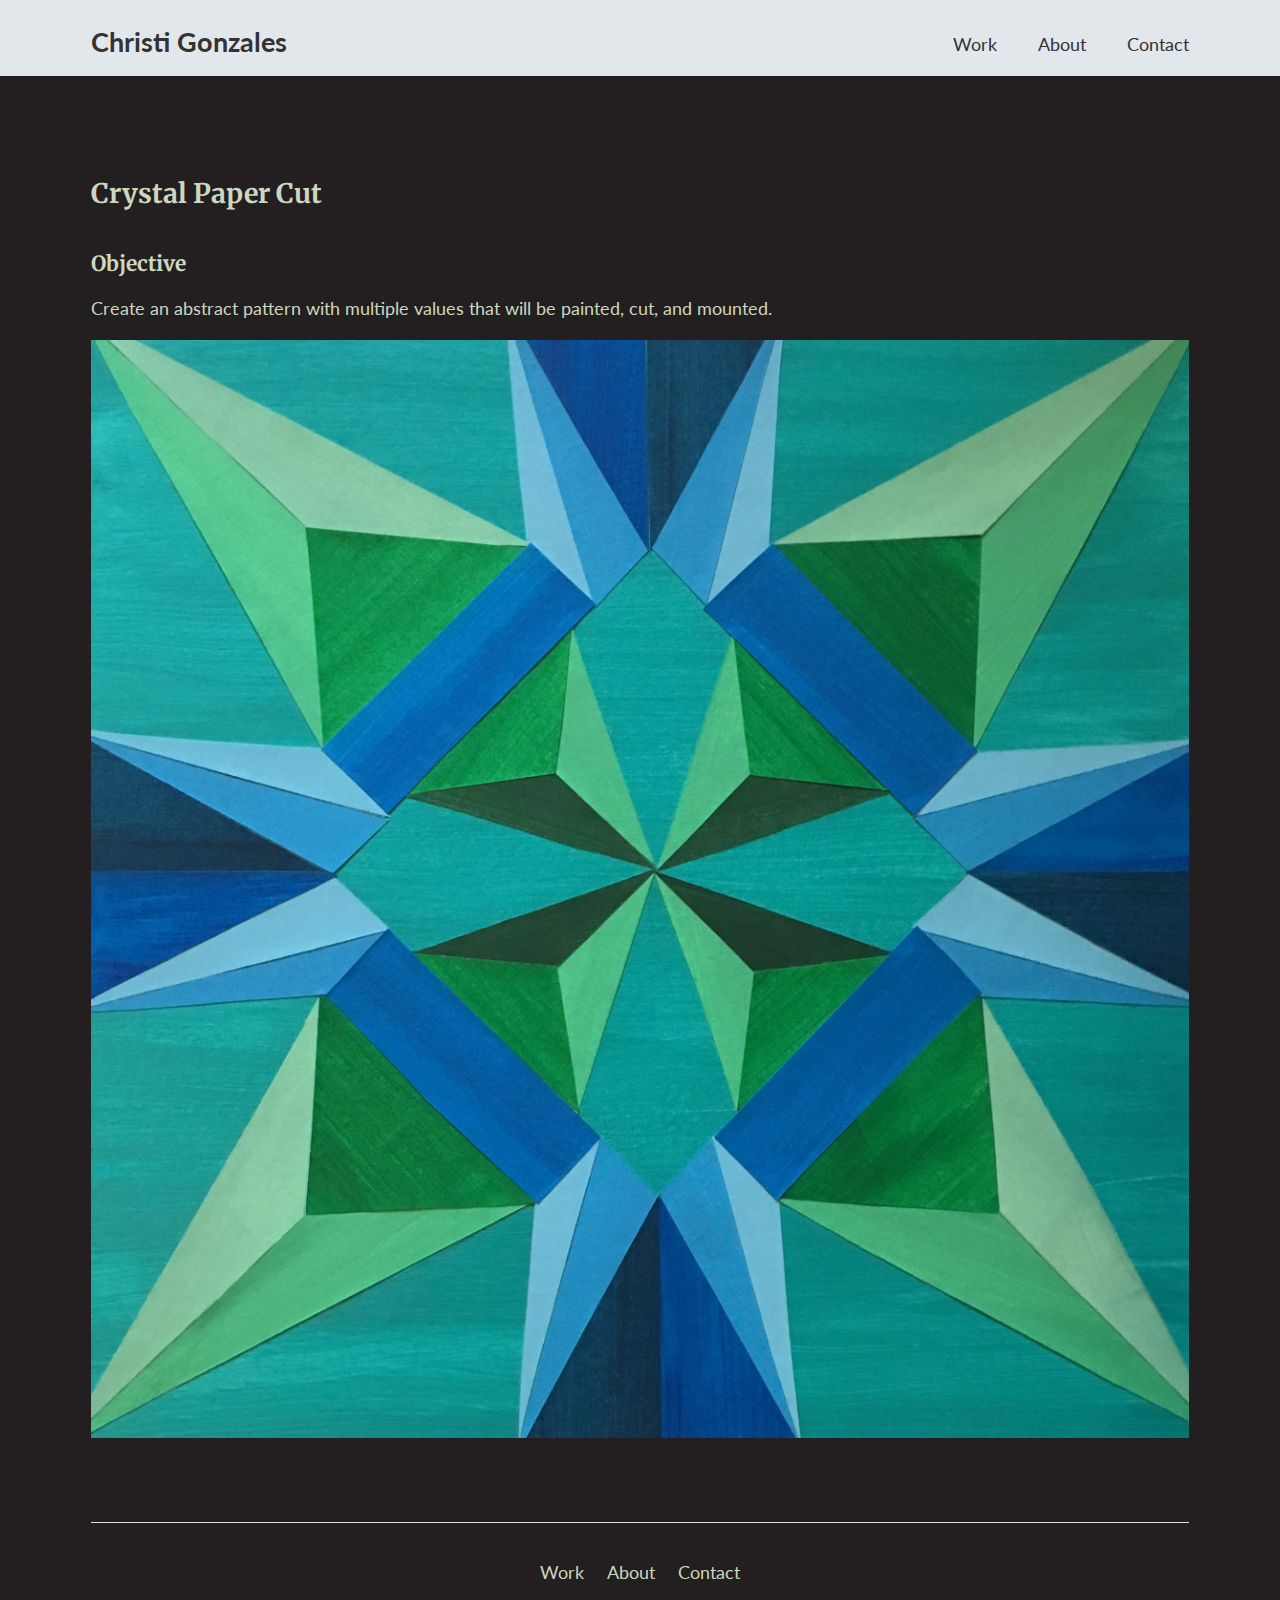
<file: crystal.html>
<!DOCTYPE html>
<html lang="en">
  <head>
    <meta charset="utf-8" />
    <title>Crystal Paper Cut</title>

    <!-- VIEWPORT FOR MOBILE -->
    <meta name="viewport" content="width=device-width, initial-scale=1" />

    <!-- MAIN CSS FILE -->
    <link href="css/works.css" rel="stylesheet" type="text/css" />

    <!--GOOGLE FONT-->
    <link href="https://fonts.googleapis.com/css?family=Lato&display=swap" rel="stylesheet">
    <link href="https://fonts.googleapis.com/css?family=Merriweather&display=swap" rel="stylesheet">
  </head>

  <body >


  <!-- <div class= "container"> -->


      <header class="site-header toggle-nav sticky ">
        <div class="container">
          <div class= "site-identity">
            <h1><a href="index.html">Christi Gonzales</a></h1>
          </div>

          <nav class= "site-navigation">
            <div class="menu-button navicon">Menu</div>
              <ul>
                <li><a href="index.html#services">Work</a></li>
                <li><a href="index.html#about">About</a></li>
                <li><a href="index.html#contact" >Contact</a></li>
              </ul>
          </nav>
        </div>
      </header>

      <main class="site-main">
        <div class="container container-body">
          <section id="services">
            
            <h2>Crystal Paper Cut</h2>

            <h3>Objective</h3>

            <p>Create an abstract pattern with multiple values that will be painted, cut, and mounted. </p>

              <div class="row">         
                  <div class="one-whole column">
                     <img src="img/crystal.jpg" alt="Crystal paper cut"/>
                  </div>
              </div>

              </div>
          </section>
        </div>
      </main>

    <footer class="site-footer">
        <div class="container">
            <nav class= "site-navigation footer">
                <ul>
                    <li><a href="index.html#services">Work</a></li>
                    <li><a href="index.html#about">About</a></li>
                    <li><a href="index.html#contact">Contact</a></li>
                </ul>
            </nav>
        </div>
    </footer>


    <script src="js/scroll.js"></script>
    <script src="js/stickynav.js"></script>

    <!-- MAIN JS -->
    <script src="js/script.js"></script>

  </body>
</html>
</file>
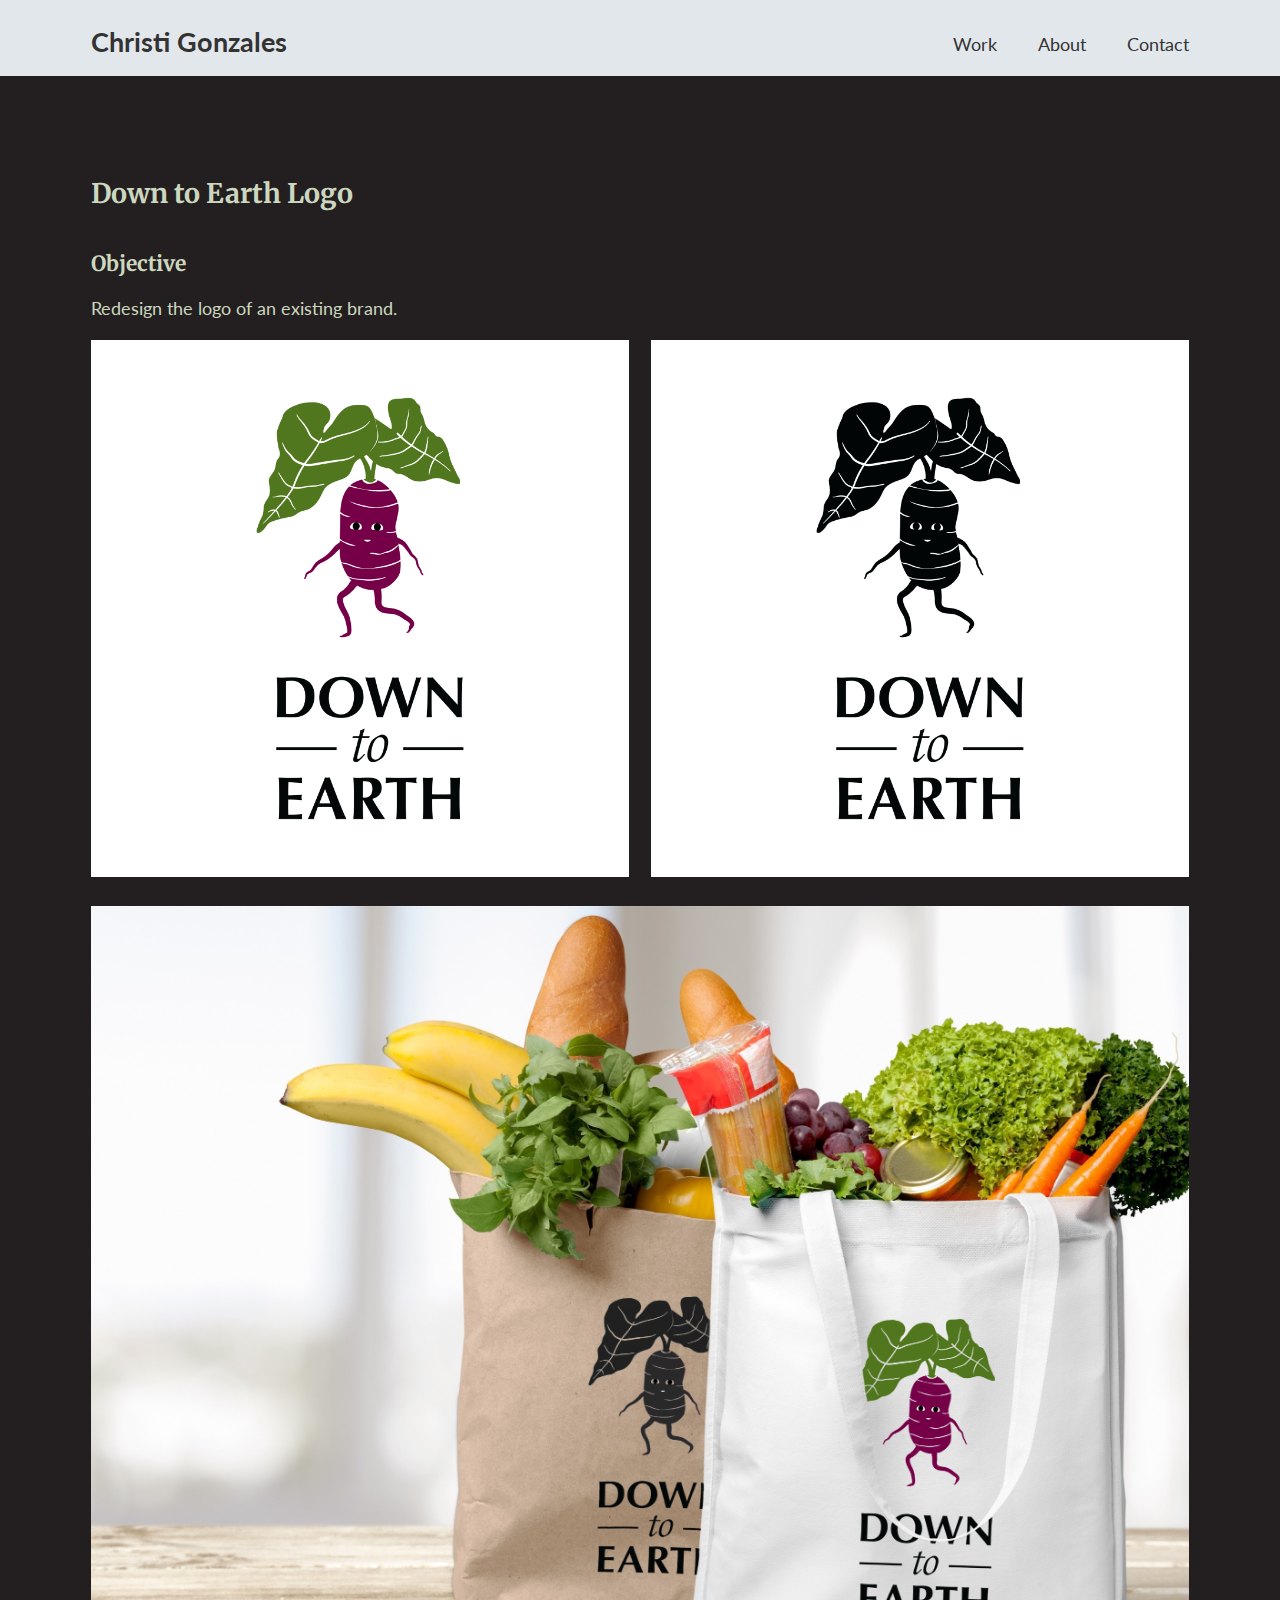
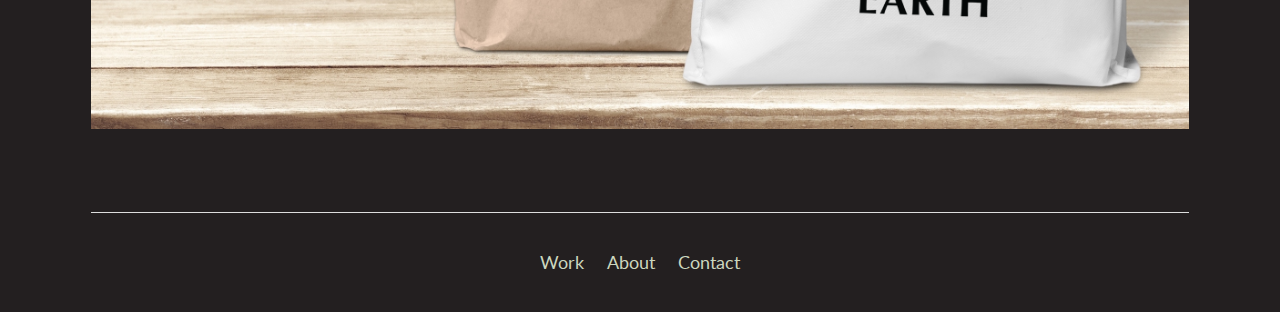
<file: downtoearth.html>
<!DOCTYPE html>
<html lang="en">
  <head>
    <meta charset="utf-8" />
    <title>Down to Earth</title>

    <!-- VIEWPORT FOR MOBILE -->
    <meta name="viewport" content="width=device-width, initial-scale=1" />

    <!-- MAIN CSS FILE -->
    <link href="css/works.css" rel="stylesheet" type="text/css" />

    <!--GOOGLE FONT-->
    <link href="https://fonts.googleapis.com/css?family=Lato&display=swap" rel="stylesheet">
    <link href="https://fonts.googleapis.com/css?family=Merriweather&display=swap" rel="stylesheet">
  </head>

  <body >


  <!-- <div class= "container"> -->


      <header class="site-header toggle-nav sticky ">
        <div class="container">
          <div class= "site-identity">
            <h1><a href="index.html">Christi Gonzales</a></h1>
          </div>

          <nav class= "site-navigation">
            <div class="menu-button navicon">Menu</div>
              <ul>
                <li><a href="index.html#services">Work</a></li>
                <li><a href="index.html#about">About</a></li>
                <li><a href="index.html#contact" >Contact</a></li>
              </ul>
          </nav>
        </div>
      </header>

      <main class="site-main">
        <div class="container container-body">
          <section id="services">
            <h2> Down to Earth Logo</h2>

            <h3>Objective</h3>

            <p>Redesign the logo of an existing brand.</p>

              <div class="row">         
                  <div class="one-half column">
                     <img src="img/taro-color.png" alt="Down to Earth tote"/>
                  </div>

                  <div class="one-half column">
                    <img src="img/taro-bw.png" alt="Down to Earth tote"/>
                 </div>

              </div>

              <div class="row">   
                  <div class="one-whole column">
                       <img src="img/DTE-bag.png" alt="Crystal paper cut"/> 
                  </div>
                  </div>
              </div>
          </section>
        </div>





      </main>

    <footer class="site-footer">
        <div class="container">
            <nav class= "site-navigation footer">
                <ul>
                    <li><a href="index.html#services">Work</a></li>
                    <li><a href="index.html#about">About</a></li>
                    <li><a href="index.html#contact">Contact</a></li>
                </ul>
            </nav>
        </div>
    </footer>


    <script src="js/scroll.js"></script>
    <script src="js/stickynav.js"></script>

    <!-- MAIN JS -->
    <script src="js/script.js"></script>

  </body>
</html>
</file>
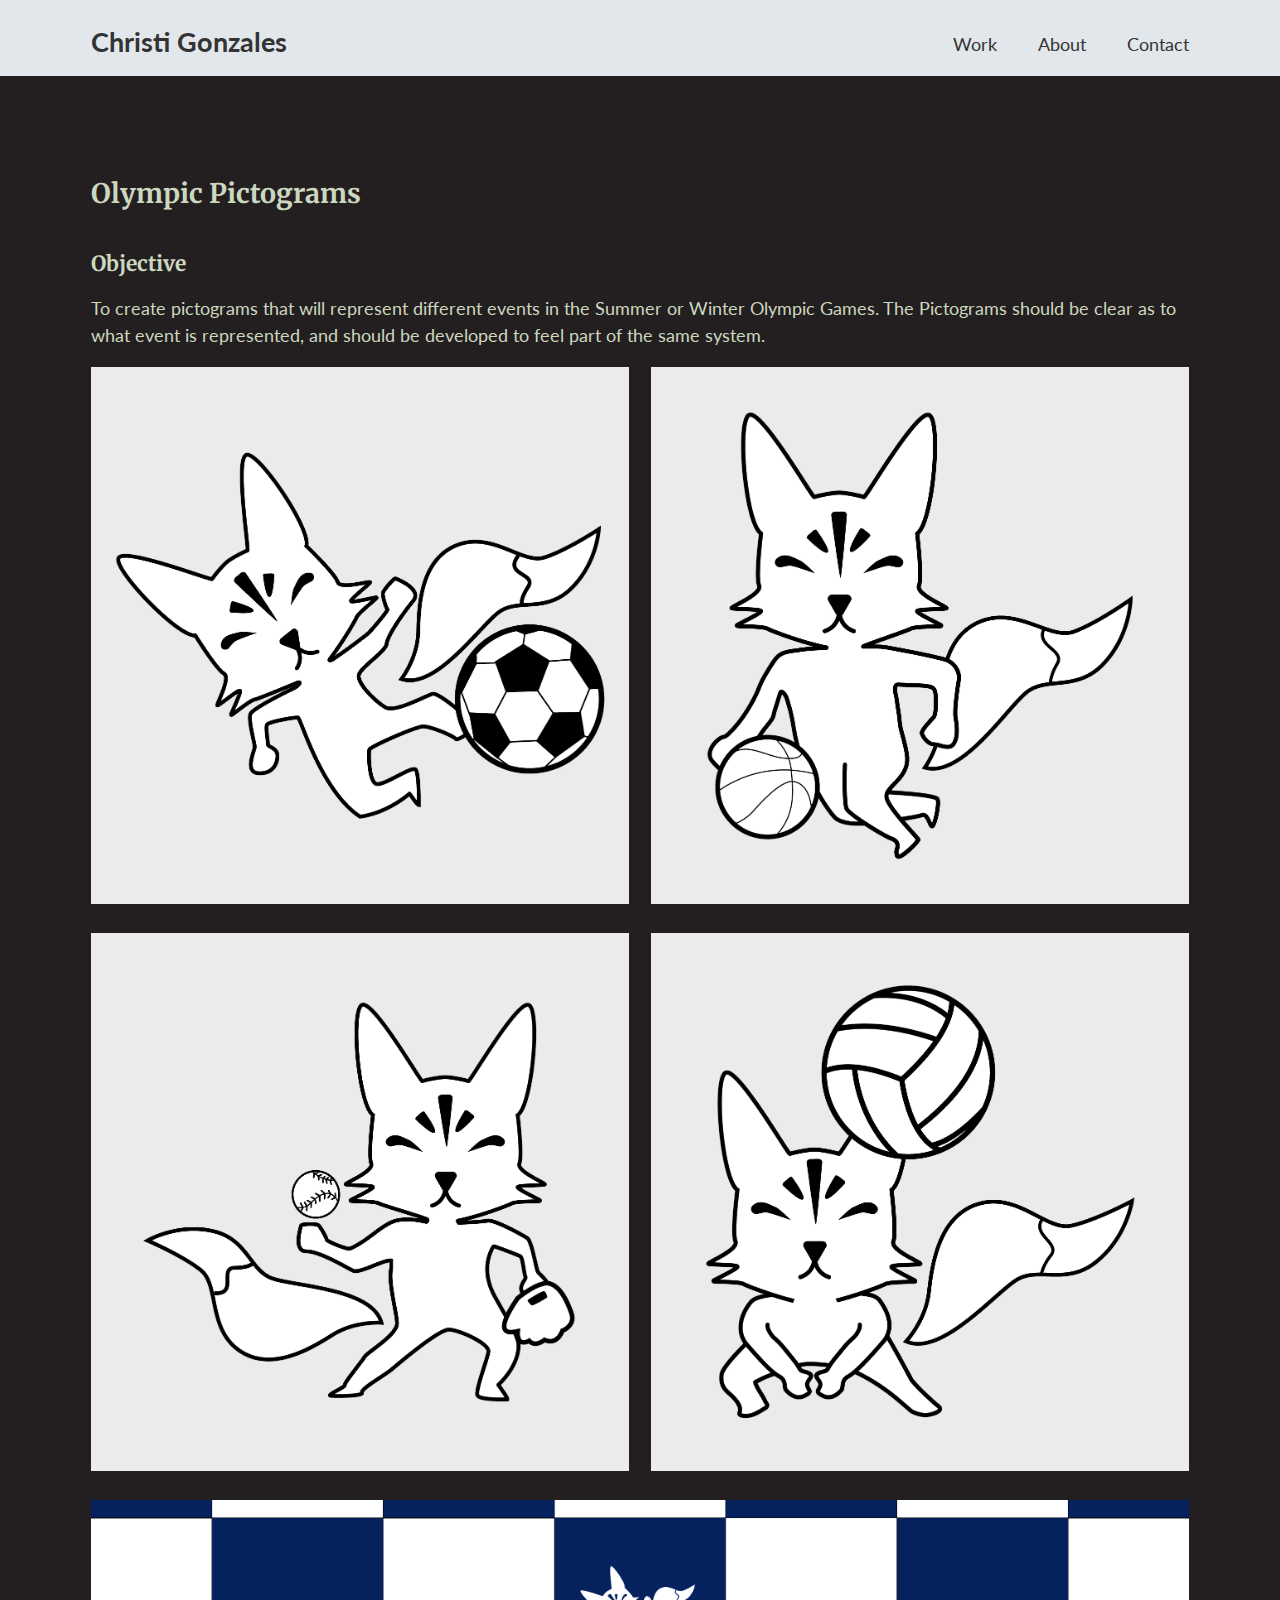
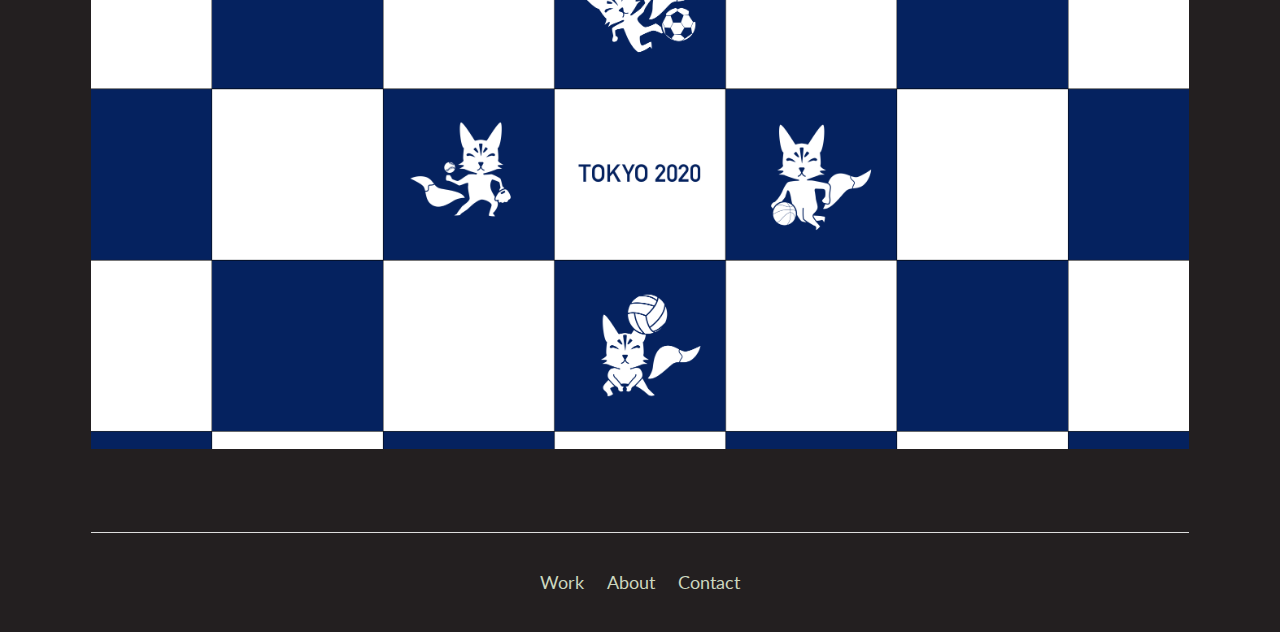
<file: pictograms.html>
<!DOCTYPE html>
<html lang="en">
  <head>
    <meta charset="utf-8" />
    <title>Olympic Pictograms</title>

    <!-- VIEWPORT FOR MOBILE -->
    <meta name="viewport" content="width=device-width, initial-scale=1" />

    <!-- MAIN CSS FILE -->
    <link href="css/works.css" rel="stylesheet" type="text/css" />

    <!--GOOGLE FONT-->
    <link href="https://fonts.googleapis.com/css?family=Lato&display=swap" rel="stylesheet">
    <link href="https://fonts.googleapis.com/css?family=Merriweather&display=swap" rel="stylesheet">
  </head>

  <body >


  <!-- <div class= "container"> -->


      <header class="site-header toggle-nav sticky ">
        <div class="container">
          <div class= "site-identity">
            <h1><a href="index.html">Christi Gonzales</a></h1>
          </div>

          <nav class= "site-navigation">
            <div class="menu-button navicon">Menu</div>
              <ul>
                <li><a href="index.html#services">Work</a></li>
                <li><a href="index.html#about">About</a></li>
                <li><a href="index.html#contact" >Contact</a></li>
              </ul>
          </nav>
        </div>
      </header>

      <main class="site-main">
        <div class="container container-body">
          <section id="services">
            <h2> Olympic Pictograms</h2>

            <h3>Objective</h3>

            <p>To create pictograms that will represent different events in the Summer or Winter Olympic Games. The Pictograms should be clear as to what event is represented, and should be developed to feel part of the same system.</p>

              <div class="row">         
                  <div class="one-half column">
                     <img src="img/pictogram1.png" alt="Soccer pictogram"/>
                  </div>

                  <div class="one-half column">
                        <img src="img/pictogram2.png" alt="Basketball pictogram"/>
                     </div>

                <div class="one-half column">
                    <img src="img/pictogram3.png" alt="Baseball pictogram"/>
                </div>

                <div class="one-half column">
                    <img src="img/pictogram4.png" alt="Volleyball pictogram"/>
                </div>

                <div class="one-whole column">
                  <img src="img/olympics.png" alt="Four olympic pictograms"/>
              </div>

              </div>

              </div>
          </section>
        </div>
      </main>

    <footer class="site-footer">
        <div class="container">
            <nav class= "site-navigation footer">
                <ul>
                    <li><a href="index.html#services">Work</a></li>
                    <li><a href="index.html#about">About</a></li>
                    <li><a href="index.html#contact">Contact</a></li>
                </ul>
            </nav>
        </div>
    </footer>


    <script src="js/scroll.js"></script>
    <script src="js/stickynav.js"></script>

    <!-- MAIN JS -->
    <script src="js/script.js"></script>

  </body>
</html>
</file>
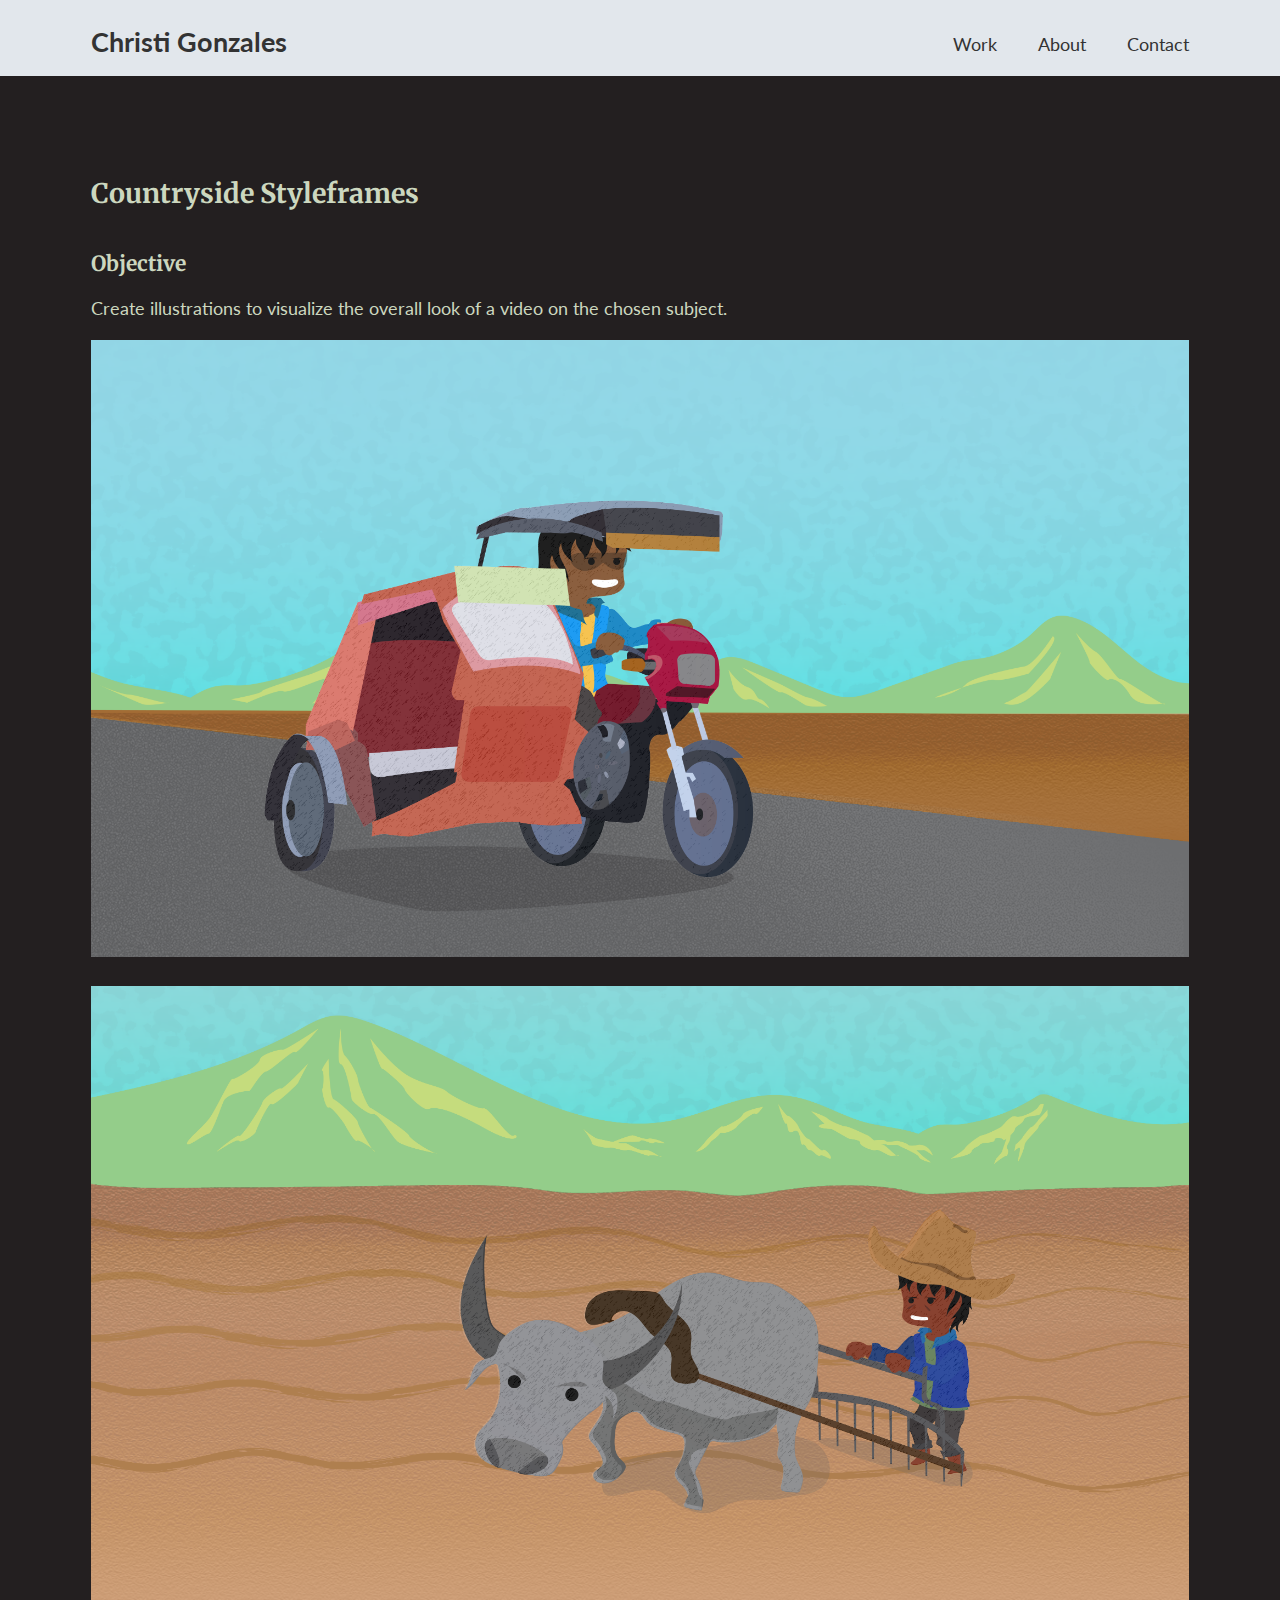
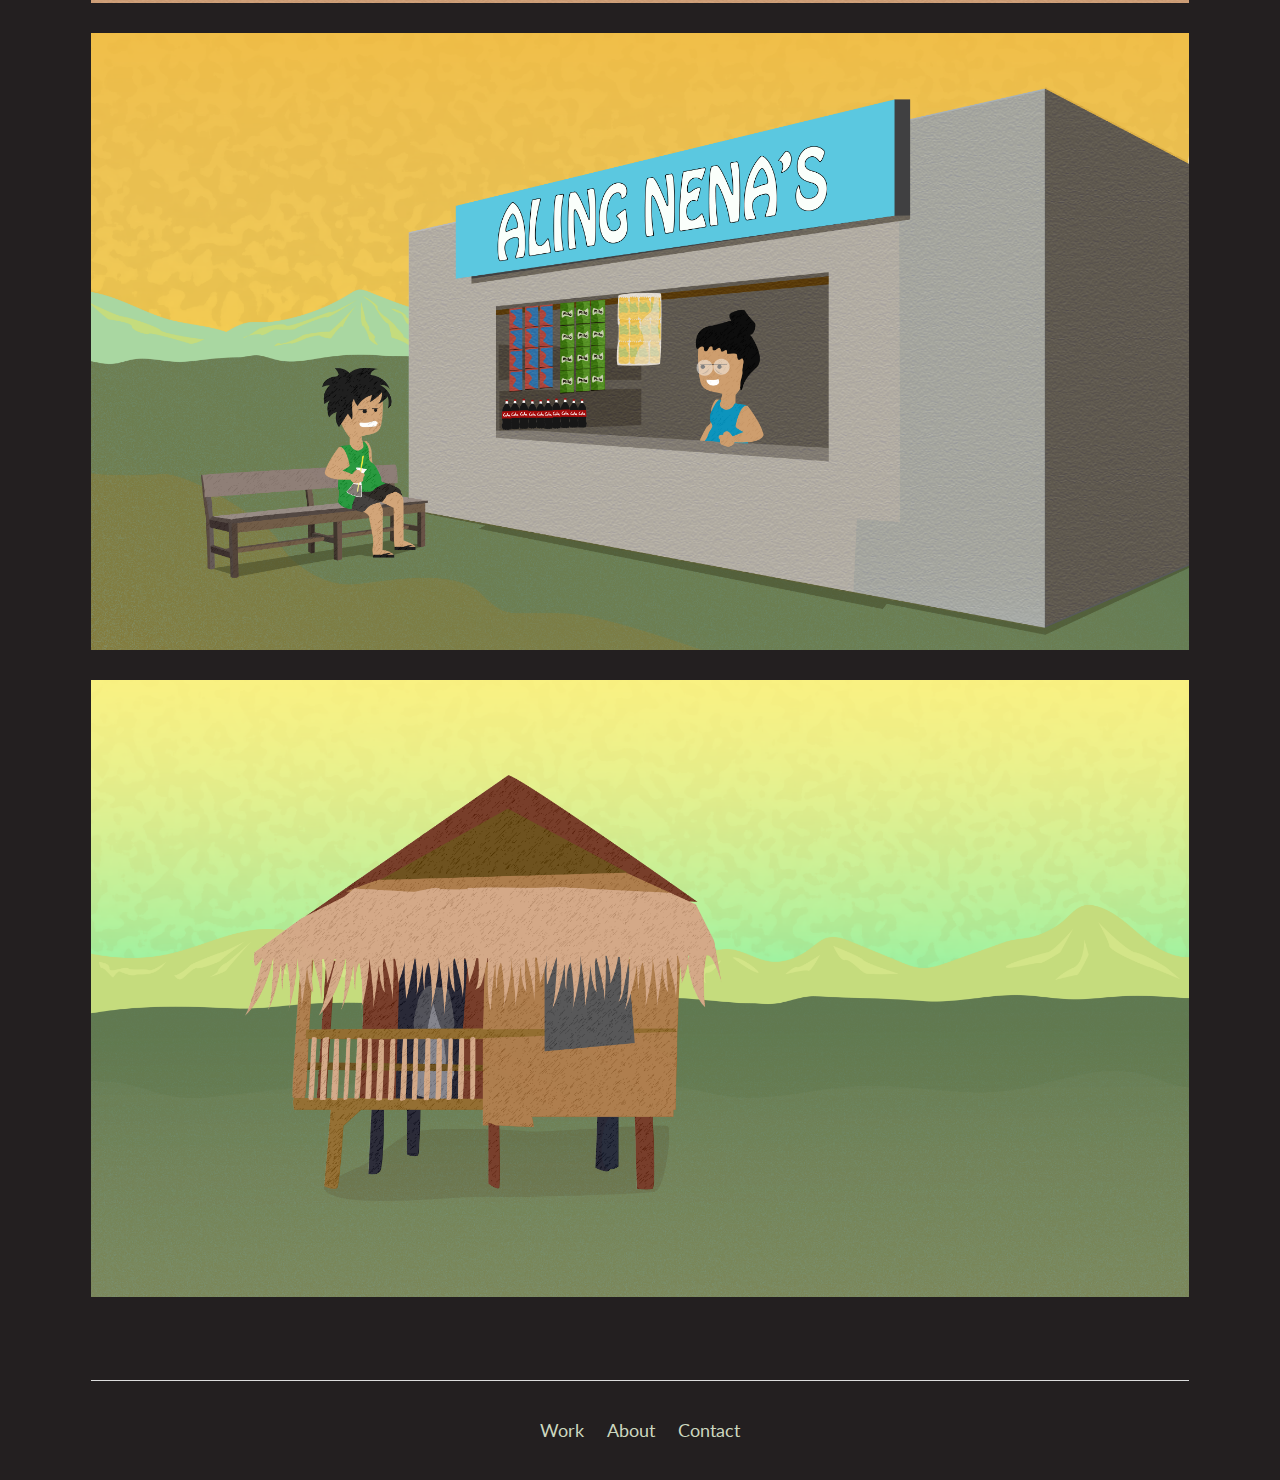
<file: styleframes.html>
<!DOCTYPE html>
<html lang="en">
  <head>
    <meta charset="utf-8" />
    <title>Countryside Styleframes</title>

    <!-- VIEWPORT FOR MOBILE -->
    <meta name="viewport" content="width=device-width, initial-scale=1" />

    <!-- MAIN CSS FILE -->
    <link href="css/works.css" rel="stylesheet" type="text/css" />

    <!--GOOGLE FONT-->
    <link href="https://fonts.googleapis.com/css?family=Lato&display=swap" rel="stylesheet">
    <link href="https://fonts.googleapis.com/css?family=Merriweather&display=swap" rel="stylesheet">
  </head>

  <body >


  <!-- <div class= "container"> -->


      <header class="site-header toggle-nav sticky ">
        <div class="container">
          <div class= "site-identity">
            <h1><a href="index.html">Christi Gonzales</a></h1>
          </div>

          <nav class= "site-navigation">
            <div class="menu-button navicon">Menu</div>
              <ul>
                <li><a href="index.html#services">Work</a></li>
                <li><a href="index.html#about">About</a></li>
                <li><a href="index.html#contact" >Contact</a></li>
              </ul>
          </nav>
        </div>
      </header>

      <main class="site-main">
        <div class="container container-body">
          <section id="services">
            
            <h2> Countryside Styleframes</h2>

            <h3>Objective</h3>

            <p>Create illustrations to visualize the overall look of a video on the chosen subject.</p>

              <div class="row">         
                  <div class="one-whole column">
                     <img src="img/Country-SF-02.png" alt="Tricycle"/>
                  </div>

                  <div class="one-whole column">
                        <img src="img/Country-SF-03.png" alt="Farmer and water-buffalo"/>
                     </div>

                <div class="one-whole column">
                    <img src="img/Country-SF-04.png" alt="Sundry shop"/>
                </div>

                <div class="one-whole column">
                    <img src="img/Country-SF-06.png" alt="Nipa hut"/>
                </div>

              </div>

              </div>
          </section>
        </div>
      </main>

    <footer class="site-footer">
        <div class="container">
            <nav class= "site-navigation footer">
                <ul>
                    <li><a href="index.html#services">Work</a></li>
                    <li><a href="index.html#about">About</a></li>
                    <li><a href="index.html#contact">Contact</a></li>
                </ul>
            </nav>
        </div>
    </footer>


    <script src="js/scroll.js"></script>
    <script src="js/stickynav.js"></script>

    <!-- MAIN JS -->
    <script src="js/script.js"></script>

  </body>
</html>
</file>
<file: css/works.css>
/* #BASE CSS (Initital Setup)
---------------------------------

    #BASE CONTENT
        #TYPOGRAPHY
            #BODY
            #HEADINGS
            #PARAGRAPHS
            #LINKS
            #BLOCKQUOTE
            #LISTS
            #HELPERS
        #BASE MEDIA
            #IMAGES
        #BASE COMPONENTS
            #BUTTONS
    #BASE LAYOUT
        #MEDIAQUERIES
        #CONTAINER
        #GRID SYSTEM
            #CLEARFIX
    #BASE SITE
        #SITE STRUCTURE
            #HEADER
                #SITE-BRANDING (LOGO)
            #FOOTER
            #SECTIONS
            #SUB PAGES
        #SITE NAVIGATION
            #TOGGLE-NAV (Default for Small Screens)

    # BASE STRUCTURE
       # HEADER
       # NAVIGATION
        # TOGGLE-NAV
       # FOOTER
       # MAIN SECTIONS
         # HERO
--------------------------------- */

/* BASE START */

/* #HTML5 */
header, section, footer, aside, nav, main, article, figure {
  display: block;
}

/* BASE CONTENT */
body {
  color: #ccd7bf;
  font-family: 'Lato', sans-serif;
  font-size: 80.5%; /* 14px; */
  line-height: 1.5em; /* 16px x 1.5em = 24px */
  text-align: left;
  

}



  h2, h3, h4, h5, h6 {
      margin: .5em 0;
      font-family: 'Merriweather', serif;
  }

  h1 {
        font-size: 3em; /* 48px / 16px= 3em */
        line-height:1em;
  }

  h2 {
      /* font-size: 2.25em; 36px / 16px= 2.25em */
      line-height:1.1em;
  }


    /* #PARAGRAPHS */

  

/* #LINKS */

/* #LISTS */

ul, ol, li
{
  margin: 0;
  padding: 0;
}

ul, ol
{
    padding-bottom: 1em;
}

ul li ul, ul li ol, ol li ul, ol li ol
{
    margin: 0;
    padding-bottom: 0;
}
li
{
  margin-left: 1.875em;
}

/* BLOCKQUOTES */




/* HELPERS */

.text-centered {
  text-align: center;
}

/* MEDIA */

/* PARAGRAPHS */



/* IMAGES */

img {
    max-width: 100%;
    height: AUTO;
    
}

.image:hover {
opacity: .5; 
}

.imgdp {
  max-width: 20%;
  height: AUTO;
  border-style: solid;
  border-radius: 50%;
  border-color: #4468312a;
 border-width: 5px;

}


/* COMPONENTS */
/* BUTTONS */
/*  BASE LAYOUT */

/* IMAGES */

/*  MEDIA QUERIES (Mobile First)
    #DEFAULT / #SMALL  (Mobile First) 0-767px
    #MEDIUM min-width:768px+
    #LARGE 1050px+
    #EXTRALARGE 1250px+ */

    /*  SMALL+  (MOBILE First Default) */
    
* {
    box-sizing: border-box;
}

body {
    margin: 0;
    padding: 0;
    background-color: #231f20;
}

p {
  
    max-width: none;
  
}

.container {
    width: 100%;
    margin: 0 auto;
    padding: 0 4%;
   
}

.about-me {
  width: 100%;
  margin: 0 auto;
  padding: 0 20%;
}


.container-body {
  background-color:#231f20;
  margin-top: 2em;
}

/* SMALL- MEDIA QUERY (e.g. for mobile overrides) */

@media (max-width: 767px) {
    /* Inherits Small/Mobile Body Type from Above */
    /* Inherits Small/Mobile Fluid Width from Above */
   
  }

    /*  MEDIUM+ (TABLET)  */
    @media (min-width: 768px) {
        /* Inherits Small/Mobile Body Type from Above */
        /* Inherits Small/Mobile Fluid Width from Above */
    h2{
      color:#ccd7bf;
    }    
      }

      @media (max-width: 425px) {
        .hero h2 {
        font-size: 1.5em;
      }
    }

    @media (min-width: 426px) {
      .hero h2 {
      font-size: 2em;
    }
  }
      @media (min-width: 700px) {
        .hero h2 {
          font-size: 3em;
      }
    }

    @media (min-width: 1080px) {
      .hero h2 {
      font-size: 3.5em;
    }
  }


    /*  LARGE (NOTEBOOK) */
    @media (min-width: 1050px) {
        /* LARGE BODY TYPE */
        body {
          font-size: 100%;
          /* 16px; */
        }
        /* FIXED WIDTH */
        .container {
          max-width: 1000px;
          
        }
      }

    /*  EXTRALARGE+ */
    @media (min-width: 1250px) {
        /* EXTRA-LARGE BODY TYPE */
        body {
          font-size: 112.5%;
          /* 18px; */
        }

        /* FIXED WIDTH */
        .container {
          max-width: 1200px;
        }
      }

/* GRID */
/* Default Grid (on SMALL+ Screen sizes) */

.row > .column {
    margin-bottom: 2%;
  }
.row .column .one-half {
    padding: 1em;
  }
  

/* Medium Grid (on MEDIUM+ Screen Sizes) */
  @media (min-width: 768px) {
    
    .row {
      margin-left: -1%;
      margin-right: -1%;
      display: flex;
      flex-wrap: wrap;
      justify-content: center;
    }
    .row.swapped {
      flex-direction: row-reverse;
    }
    .row.centered {
      flex-direction: column;
    }
    .row.centered .column {
      flex-grow: 0;
    }
    .row > .column {
      margin: 0 1% 2% 1%;
      flex-grow: 1;
  
    }
    .row > .column.one-half {
      width: 48%;
    }
    .row > .column.one-third {
      width: 31.3333%;
     
    }
    .row > .column.two-thirds {
      width: 64.6666%;
    }
    .row > .column.one-fourth {
      width: 23%;
    }
    .row > .column.three-fourths {
      width: 73%;
    }
    .row > .column.push-one-third {
      margin-left: 34.3333%;
    }
    .row > .column.push-one-fourth {
      margin-left: 26%;
    }
    .row > .column.centered {
      flex-grow: 0;
    }

    .row.nested  > .column {
      margin-bottom: 0;
  }

  .row.nested > .column.one-half {
      padding: 0 0 1em 0;
  }
  }
  
  /* FOR DEMO PURPOSES ONLY */
  .demo .column {
    padding: 1em;
    background: #ddd;
    text-align: center;
  }
  
  .demo .column p {
    margin: 0;
    padding: 0 .5em;
    max-width: none;
  }
  
 

  /* SITE STRUCTURE */

  .site-header {
    padding-top: 1%;
    background-color:#e2e7ec;
  }
 

@media (min-width: 768px) 
{
  
  .site-header .container {

    display: flex;
    justify-content: space-between;

  }
}

.site-header, .site-footer  {
  text-align: center;
}

.site-header a  {
  text-decoration: none;
  color: #333;
}

.site-footer a {
  text-decoration: none;
  color: #ccd7bf;
}

  .site-identity h1 {
    font-family: 'Lato', sans-serif;
    font-size: 1.5em;
    margin: 0;
  }

  .site-identity a:hover {
    color:#44683177;
  }

  .site-identity h1 a {
   display: inline-block;
   padding: .55em 0;
  }

 
  

 /* SITE NAVIGATION */


  .site-navigation ul {
    margin: 0;
    padding: 0;
    list-style: none;
    font-family: 'Lato', sans-serif;
    font-size: 1em;
  }

  @media (min-width: 768px){
  .site-navigation ul li a:hover {
    color: #44683177;
    
  }
}

  .site-navigation  ul li {
    display: inline-block;
    margin: 0;
  
  }

  .site-navigation ul li a {
    padding: 1em .5em;
    display: block;
    transition: all .4s ease;
  }
    @media (max-width:767px) {
  .site-navigation ul li a:hover {
    color: white;
  }
}
@media (min-width: 768px) {
  .site-header .site-navigation ul li a {
      padding-left: 0;
      padding-right: 0;
      margin-left: 2em;
  }
} 

  /* MENU BUTTON */
  .menu-button {
    position: absolute;
    top: 1.5em;
    right: 4%;
    display: flex;
  }
  .site-header:not(.toggle-nav) .menu-button {
    top: -9999px;
    left: -9999px;
}

.menu-button:hover {
    cursor: pointer;
}
@media (min-width: 768px) {
  .menu-button {
    top: -9999px;
    left: -9999px;
  }
}

 /* NAV ICON */
 

 .navicon {
   color: rgb(255, 255, 255, 0);
   cursor: default;
 }


 @media (max-width: 767px) {
  .navicon {
   top: 1.2em;
  }
}


 .navicon::selection {
  color: rgba(255,255,255,0);
 }
 
 
 .navicon:after {
   cursor: pointer;
   content: "\2630";
   font-size: 1.5em;
   font-size: 1.5em;
   color: rgb(0, 0, 0);
   display: block;
   margin-left: .5em;
   
 }

 .expanded .navicon:after {
   content: "\2715";
   transform: rotate(90deg);
   transition: .2s all ease-out;
 }


/* TOGGLE NAV */


@media (max-width: 767px)
{

  .toggle-nav {
    text-align: left;
  }

.toggle-nav .site-navigation ul {
  max-height: 0;
  overflow: hidden;
  transition: .4s all ease-out;
}

.toggle-nav .site-navigation.expanded ul{
  max-height: 500px;
  transition: .8s all ease-out;
}

.toggle-nav .site-navigation ul li {
  display: block;
  text-align: center;
}

.toggle-nav .site-navigation ul li a {
  transition: .2s all ease-out;
}

.toggle-nav .site-navigation ul li a:hover {
  background: #ccd7bf;
  color: #fff;

  }

}


  /*  MAIN SECTIONS */
  
  section {
    padding: 3em 0;
    display: block
  }

  .sectionheader {
    text-align: center;
    font-size: 1em;
    text-transform: uppercase;
  }

  .sectionheader::after {
    content: "";
    display: block;
    height: 5px;
    width: 100px;
    margin: 1em auto 3em auto;
    background: rgb(71, 148, 172);
  }
  
.services {
    text-align: center;
  }

section.hero {
  padding: 0;
}
  .hero {
   
    background: #e2e7ec;
  }
  
  section#about.hero {
    padding: 2em;
  }
  .hero-image {
    padding: 15em 0 15em 0;
    background-image: url(../img/taro-cover.png);
    background-position: center;
    background-repeat: no-repeat;
    background-size: cover;
    position: relative;
  }

  .hero h2 {
    color: #0f160b; 
    margin-bottom: 5em;
  }

  @media (max-width: 767px){
 
    .hero h2 {
    margin: 0;
    padding: 0;
    
  }
}

@media (max-width: 767px){
 
    .container h2 {
    /* margin: auto;
    padding: auto;
  */
    text-align:center;

  }
  
    h2 {
      color: #ccd7bf;
      line-height:1.5em;  
    }

    @media (min-width:768px) {
      h2 {
        padding-bottom: 1.2em;
      }
    }
    
    .about h2{
      color: #446831;
    }  
  }

  .container h2 {
    padding-bottom:1em;
  }

  .about {
    color:#333;
    background: #e2e7ec;
    font-size: 16px;
    }

    @media (min-width:768px) {
      .about h2 {
        margin-bottom:0;
        color: #446831;
      }
    }

    .contact-me {
      color:#ccd7bf;
      font-size: 14px;
      }

      @media (min-width:768px) {
        .about h2 {
          margin-bottom:0;
          color: #446831;
        }
      }

/*____________________________________________*/

  /* FOOTER */

  .site-footer {
    padding-top: 0;
    padding-bottom: 1em;
    
  }
  
  .site-footer .container:before {
    display: block;
    content: '';
    border-top: 1px solid #ddd;
    padding-bottom: 1em;
  }

  /* SUB PAGES */

  article {
    max-width: 38em; /* or 500px to make thinner etc  */
    margin: 0 auto 1em auto;
    padding: 2em 0;
   
  }

  article h1 {
    text-align: center;
  }

  article h1 + h2 {
    text-align: center;
    font-size: 1.5em;
    line-height: 1.25em;
    font-weight: normal;
    margin-bottom: 1em;  
  }

  article .date {
    text-align: center;
    font-size: 0.625em;
    line-height: 0.625em;
    color: #999;
    font-weight: normal;
  }
  article .date + p {
    margin-top: 2em;
  }

  article p + h2,
  article p + h3,
  article p + h4,
  article p + h5,
  article p + h6 {
    margin-top: 1em;
  }

  /* POSTS */

  .post {
    padding: 2em;
  }

  

  .aboutblock {
    display: block;
    margin : 1em 40px;
    font-size: 1.5em;
    border-style: none;
  }
</file>
